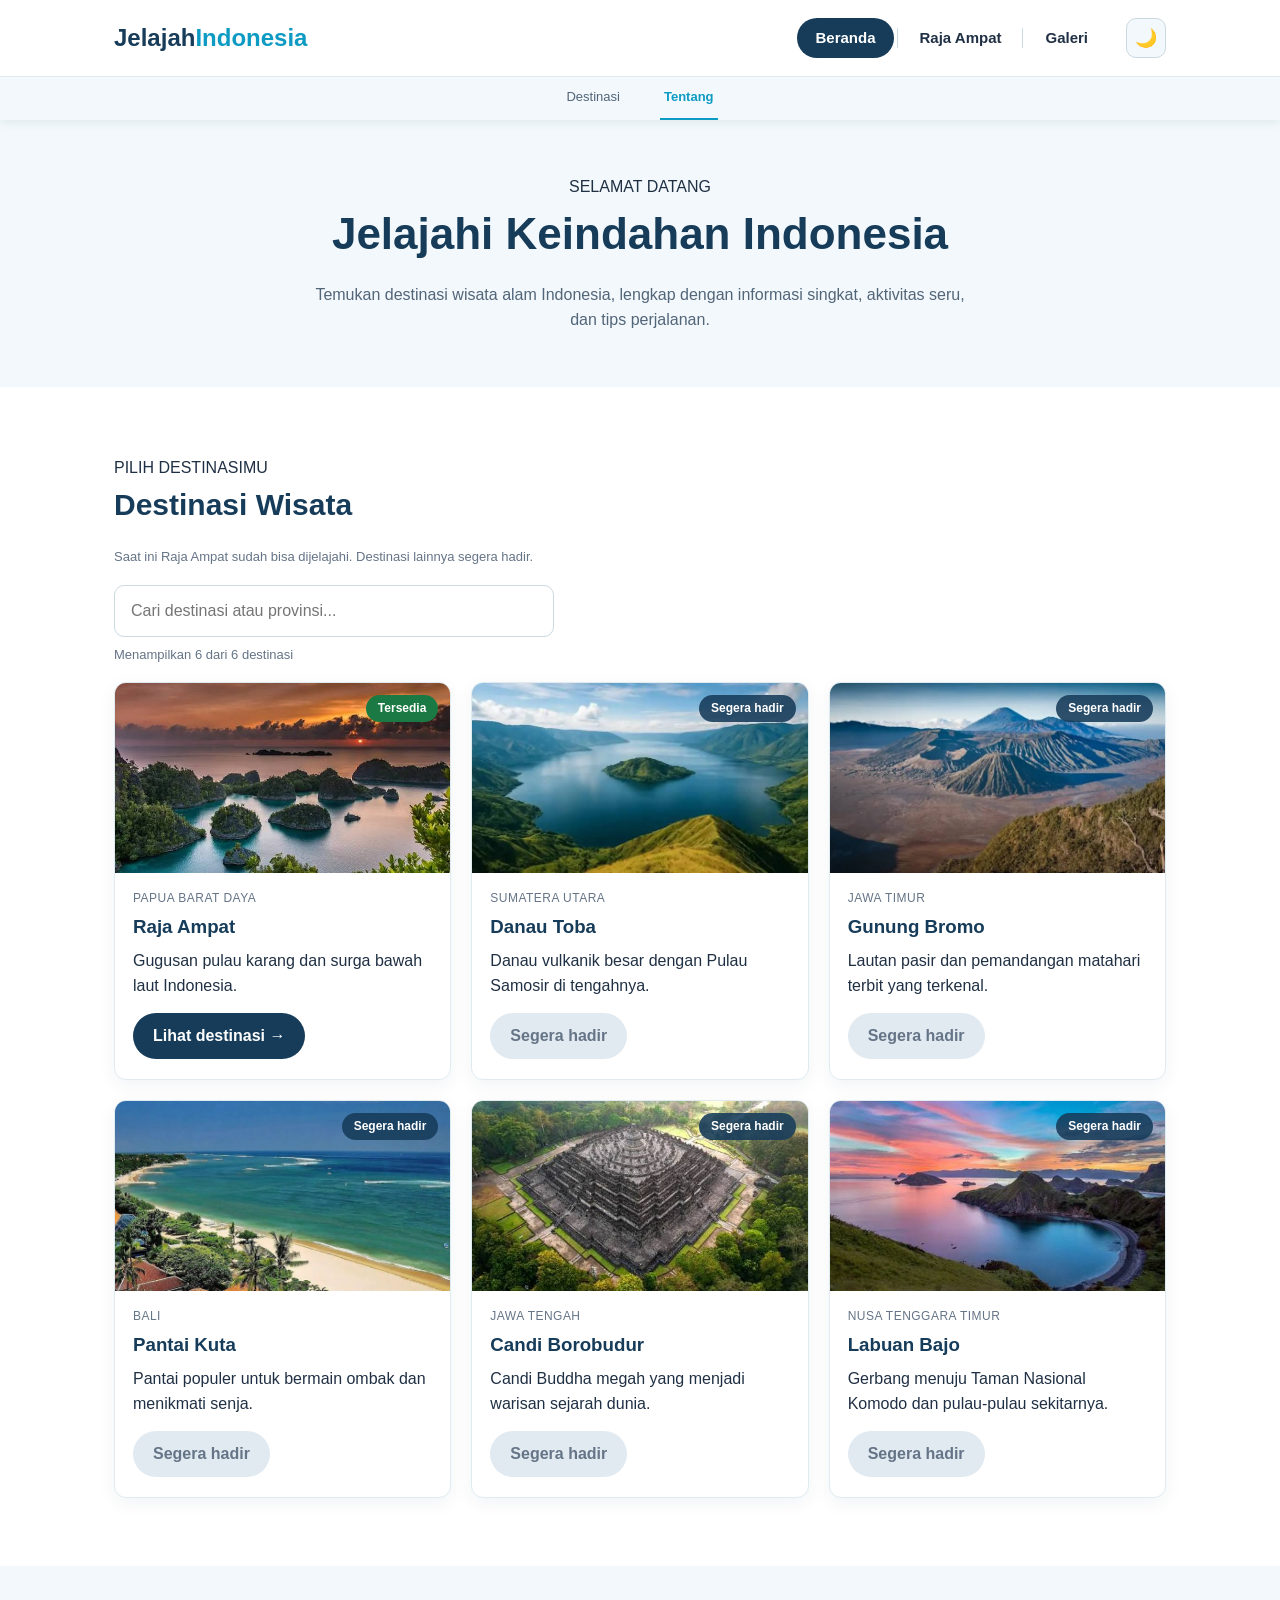
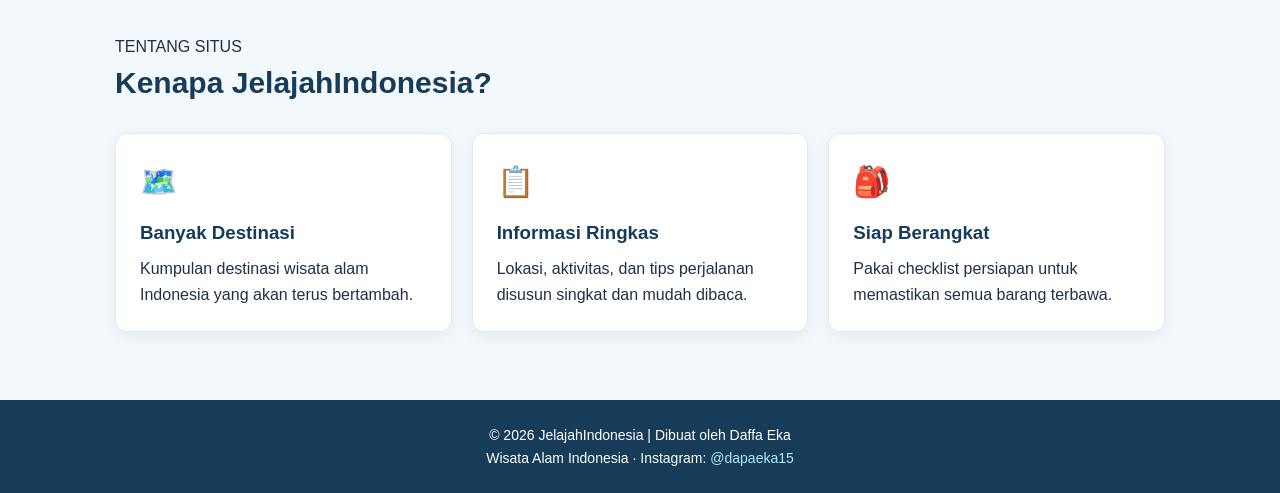
<file: Final_Project_Daffa_Raja_Ampat/index.html>
<!DOCTYPE html>
<html lang="id">
<head>
    <meta charset="UTF-8">
    <meta name="viewport" content="width=device-width, initial-scale=1.0">
    <meta name="description" content="JelajahIndonesia: kumpulan destinasi wisata alam Indonesia, dimulai dari Raja Ampat.">
    <link rel="icon" href="data:image/svg+xml,%3Csvg xmlns='http://www.w3.org/2000/svg' viewBox='0 0 100 100'%3E%3Ctext y='.9em' font-size='90'%3E🏝️%3C/text%3E%3C/svg%3E">
    <title>JelajahIndonesia | Wisata Alam Indonesia</title>
    <link rel="stylesheet" href="Source Code_Daffa.css">
</head>
<body>
    <header id="beranda" class="site-header">
        <nav class="navbar" aria-label="Navigasi utama">
            <h2><a href="index.html" class="brand">Jelajah<span>Indonesia</span></a></h2>
            <div class="nav-actions">
                <button type="button" id="theme-toggle" class="nav-btn" aria-label="Aktifkan mode malam">🌙</button>
                <button type="button" id="menu-toggle" class="nav-btn" aria-label="Buka menu navigasi" aria-expanded="false" aria-controls="nav-menu">☰</button>
            </div>
            <ul id="nav-menu">
                <li><a href="index.html" aria-current="page">Beranda</a></li>
                <li><a href="Source%20Code_Daffa.html">Raja Ampat</a></li>
                <li><a href="galeri.html">Galeri</a></li>
            </ul>
        </nav>
        <nav class="subnav" aria-label="Bagian di halaman Beranda">
            <ul>
                <li><a href="#destinasi">Destinasi</a></li>
                <li><a href="#tentang">Tentang</a></li>
            </ul>
        </nav>
    </header>

    <main>
        <section class="intro">
            <p class="eyebrow">SELAMAT DATANG</p>
            <h1>Jelajahi Keindahan Indonesia</h1>
            <p>Temukan destinasi wisata alam Indonesia, lengkap dengan informasi singkat, aktivitas seru, dan tips perjalanan.</p>        </section>

        <section class="section destinations" id="destinasi">
            <p class="eyebrow">PILIH DESTINASIMU</p>
            <h2>Destinasi Wisata</h2>
            <p class="note">Saat ini Raja Ampat sudah bisa dijelajahi. Destinasi lainnya segera hadir.</p>

            <form class="search-box" role="search" id="dest-search-form">
                <label for="dest-search" class="visually-hidden">Cari destinasi</label>
                <input type="search" id="dest-search" placeholder="Cari destinasi atau provinsi..." autocomplete="off">
            </form>
            <p id="dest-count" class="dest-count" role="status" aria-live="polite"></p>

            <div class="dest-grid" id="dest-grid">
                <article class="dest-card is-available">
                    <div class="dest-media" role="img" aria-label="Pemandangan Raja Ampat" style="--img: url('Raja Ampat.jpg')"></div>
                    <span class="dest-badge available">Tersedia</span>
                    <div class="dest-body">
                        <p class="dest-region">Papua Barat Daya</p>
                        <h3>Raja Ampat</h3>
                        <p>Gugusan pulau karang dan surga bawah laut Indonesia.</p>
                        <a class="dest-link" href="Source%20Code_Daffa.html">Lihat destinasi →</a>
                    </div>
                </article>

                <article class="dest-card is-soon">
                    <div class="dest-media" role="img" aria-label="Pemandangan Danau Toba" style="--img: url('Danau Toba.jpg')"></div>
                    <span class="dest-badge">Segera hadir</span>
                    <div class="dest-body">
                        <p class="dest-region">Sumatera Utara</p>
                        <h3>Danau Toba</h3>
                        <p>Danau vulkanik besar dengan Pulau Samosir di tengahnya.</p>
                        <button type="button" class="dest-link soon">Segera hadir</button>
                    </div>
                </article>

                <article class="dest-card is-soon">
                    <div class="dest-media" role="img" aria-label="Pemandangan Gunung Bromo" style="--img: url('Gunung Bromo.jpg')"></div>
                    <span class="dest-badge">Segera hadir</span>
                    <div class="dest-body">
                        <p class="dest-region">Jawa Timur</p>
                        <h3>Gunung Bromo</h3>
                        <p>Lautan pasir dan pemandangan matahari terbit yang terkenal.</p>
                        <button type="button" class="dest-link soon">Segera hadir</button>
                    </div>
                </article>

                <article class="dest-card is-soon">
                    <div class="dest-media" role="img" aria-label="Pemandangan Pantai Kuta" style="--img: url('Pantai Kuta.jpg')"></div>
                    <span class="dest-badge">Segera hadir</span>
                    <div class="dest-body">
                        <p class="dest-region">Bali</p>
                        <h3>Pantai Kuta</h3>
                        <p>Pantai populer untuk bermain ombak dan menikmati senja.</p>
                        <button type="button" class="dest-link soon">Segera hadir</button>
                    </div>
                </article>

                <article class="dest-card is-soon">
                    <div class="dest-media" role="img" aria-label="Candi Borobudur" style="--img: url('Candi Borobudur.jpg')"></div>
                    <span class="dest-badge">Segera hadir</span>
                    <div class="dest-body">
                        <p class="dest-region">Jawa Tengah</p>
                        <h3>Candi Borobudur</h3>
                        <p>Candi Buddha megah yang menjadi warisan sejarah dunia.</p>
                        <button type="button" class="dest-link soon">Segera hadir</button>
                    </div>
                </article>

                <article class="dest-card is-soon">
                    <div class="dest-media" role="img" aria-label="Pemandangan Labuan Bajo" style="--img: url('Labuan Bajo.jpg')"></div>
                    <span class="dest-badge">Segera hadir</span>
                    <div class="dest-body">
                        <p class="dest-region">Nusa Tenggara Timur</p>
                        <h3>Labuan Bajo</h3>
                        <p>Gerbang menuju Taman Nasional Komodo dan pulau-pulau sekitarnya.</p>
                        <button type="button" class="dest-link soon">Segera hadir</button>
                    </div>
                </article>
            </div>

            <p id="dest-empty" class="dest-empty" hidden>Destinasi tidak ditemukan. Coba kata kunci lain.</p>
        </section>

        <section class="section info about-site" id="tentang">
            <p class="eyebrow">TENTANG SITUS</p>
            <h2>Kenapa JelajahIndonesia?</h2>
            <div class="activity-grid">
                <article class="activity-card">
                    <div class="activity-icon">🗺️</div>
                    <h3>Banyak Destinasi</h3>
                    <p>Kumpulan destinasi wisata alam Indonesia yang akan terus bertambah.</p>
                </article>
                <article class="activity-card">
                    <div class="activity-icon">📋</div>
                    <h3>Informasi Ringkas</h3>
                    <p>Lokasi, aktivitas, dan tips perjalanan disusun singkat dan mudah dibaca.</p>
                </article>
                <article class="activity-card">
                    <div class="activity-icon">🎒</div>
                    <h3>Siap Berangkat</h3>
                    <p>Pakai checklist persiapan untuk memastikan semua barang terbawa.</p>
                </article>
            </div>
        </section>
    </main>

    <footer>
        <p>© 2026 JelajahIndonesia | Dibuat oleh Daffa Eka</p>
        <p>Wisata Alam Indonesia · Instagram:
            <a href="https://www.instagram.com/dapaeka15?utm_source=ig_web_button_share_sheet&vrfl=ZDNlZDc0MzIxNw==" target="_blank" rel="noopener noreferrer">@dapaeka15</a>
        </p>
    </footer>

    <div id="toast" class="toast" role="status" aria-live="polite" hidden></div>

    <script src="script.js"></script>
</body>
</html>
</file>
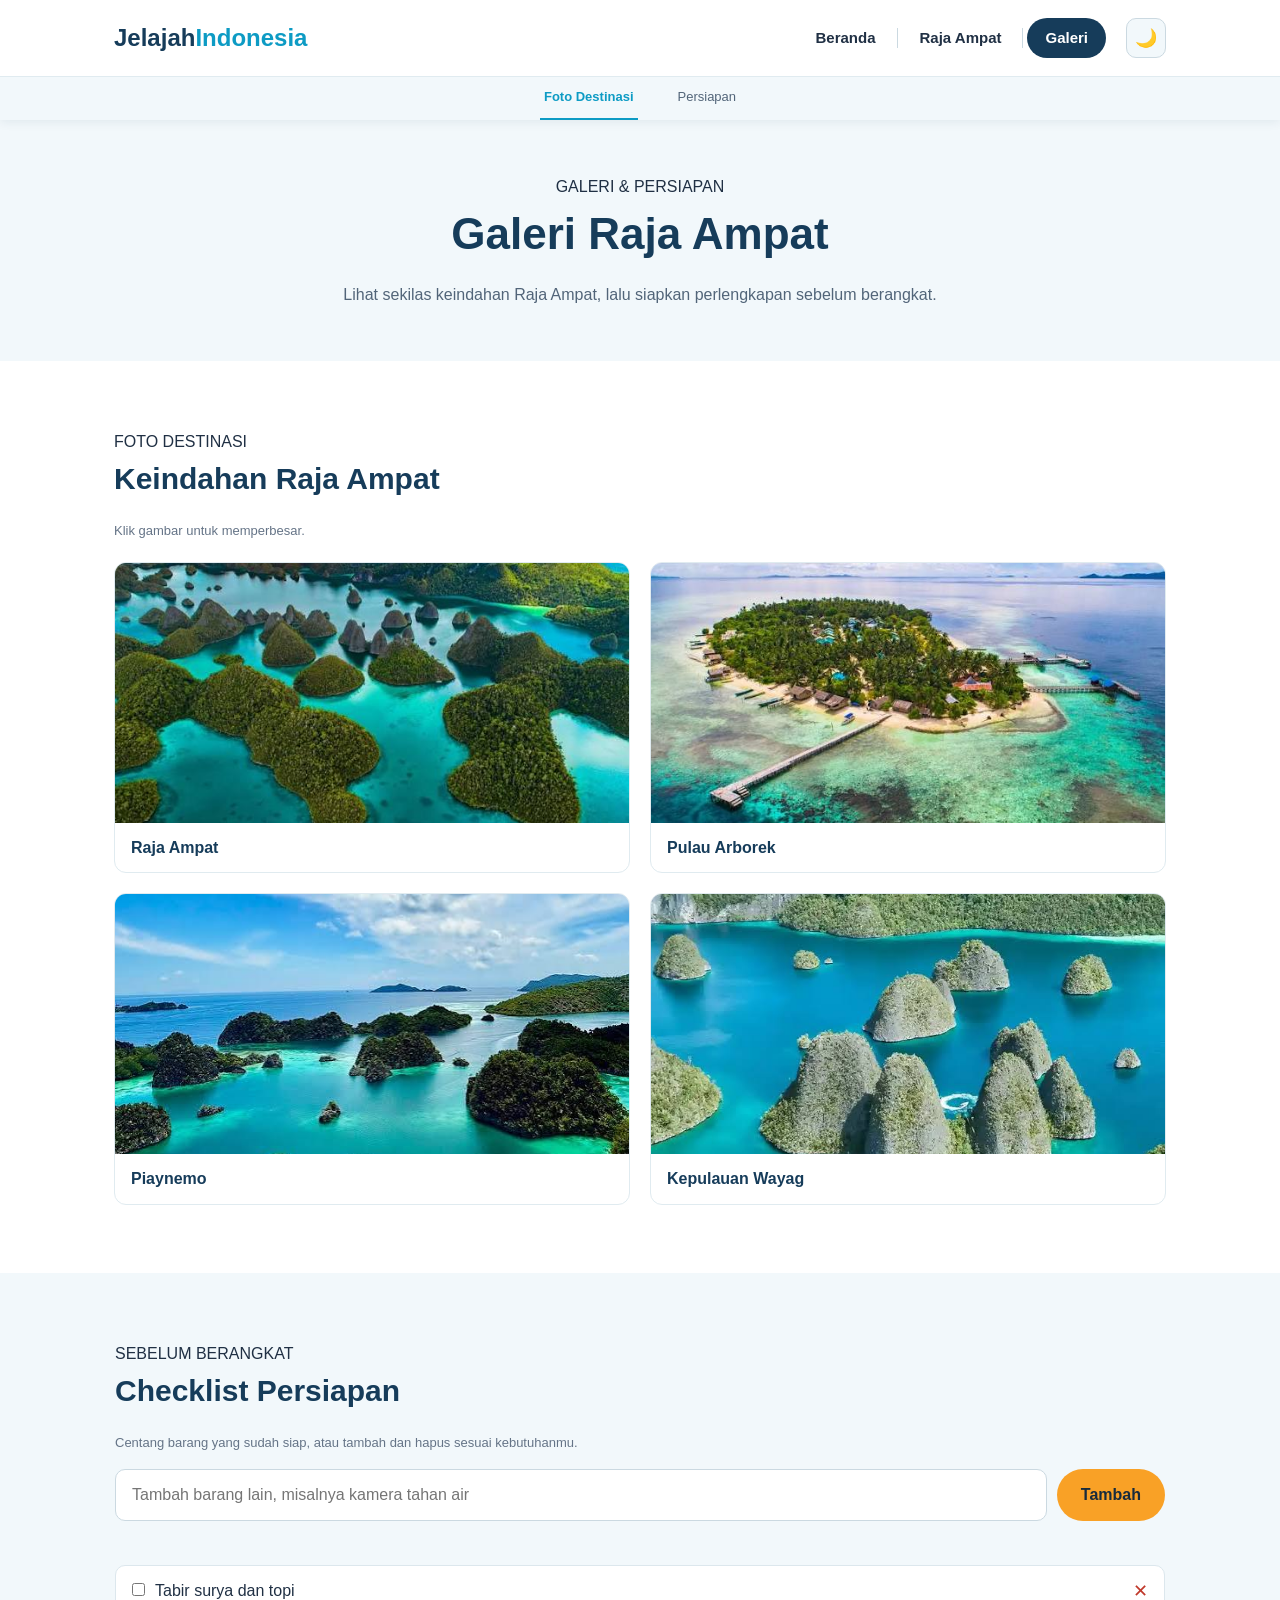
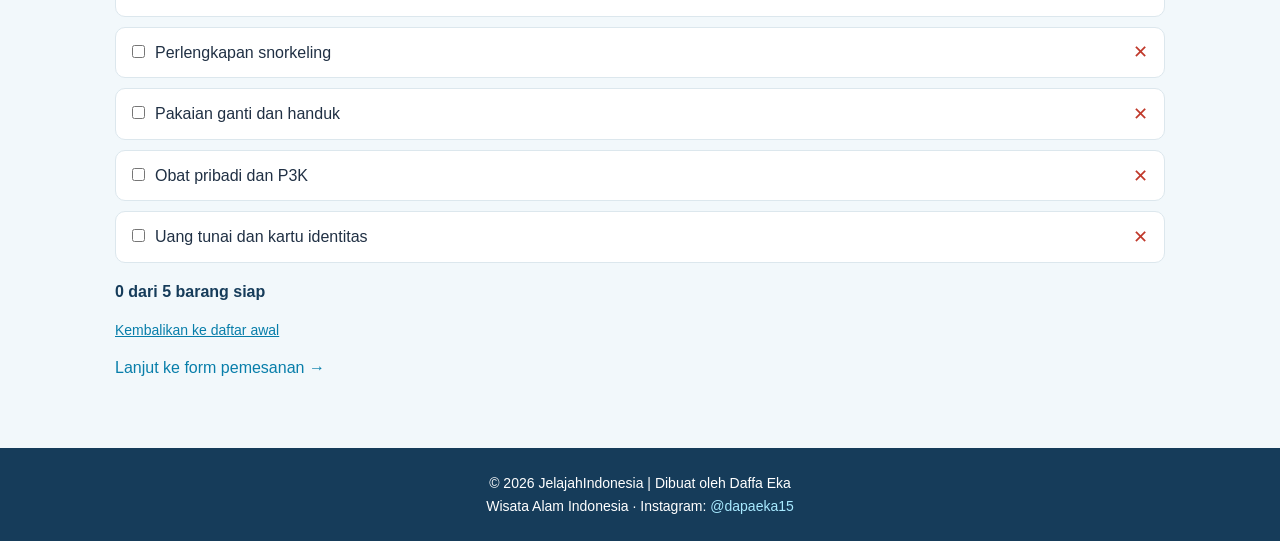
<file: Final_Project_Daffa_Raja_Ampat/galeri.html>
<!DOCTYPE html>
<html lang="id">
<head>
    <meta charset="UTF-8">
    <meta name="viewport" content="width=device-width, initial-scale=1.0">
    <meta name="description" content="Galeri foto Raja Ampat dan checklist persiapan sebelum berangkat.">
    <link rel="icon" href="data:image/svg+xml,%3Csvg xmlns='http://www.w3.org/2000/svg' viewBox='0 0 100 100'%3E%3Ctext y='.9em' font-size='90'%3E🏝️%3C/text%3E%3C/svg%3E">
    <title>Galeri | JelajahIndonesia Raja Ampat</title>
    <link rel="stylesheet" href="Source Code_Daffa.css">
</head>
<body>
    <header id="beranda" class="site-header">
        <nav class="navbar" aria-label="Navigasi utama">
            <h2><a href="index.html" class="brand">Jelajah<span>Indonesia</span></a></h2>
            <div class="nav-actions">
                <button type="button" id="theme-toggle" class="nav-btn" aria-label="Aktifkan mode malam">🌙</button>
                <button type="button" id="menu-toggle" class="nav-btn" aria-label="Buka menu navigasi" aria-expanded="false" aria-controls="nav-menu">☰</button>
            </div>
            <ul id="nav-menu">
                <li><a href="index.html">Beranda</a></li>
                <li><a href="Source%20Code_Daffa.html">Raja Ampat</a></li>
                <li><a href="galeri.html" aria-current="page">Galeri</a></li>
            </ul>
        </nav>
        <nav class="subnav" aria-label="Bagian di halaman Galeri">
            <ul>
                <li><a href="#galeri">Foto Destinasi</a></li>
                <li><a href="#persiapan">Persiapan</a></li>
            </ul>
        </nav>
    </header>

    <main>
        <section class="intro">
            <p class="eyebrow">GALERI &amp; PERSIAPAN</p>
            <h1>Galeri Raja Ampat</h1>
            <p>Lihat sekilas keindahan Raja Ampat, lalu siapkan perlengkapan sebelum berangkat.</p>
        </section>

        <section class="section gallery" id="galeri">
            <p class="eyebrow">FOTO DESTINASI</p>
            <h2>Keindahan Raja Ampat</h2>
            <p class="note">Klik gambar untuk memperbesar.</p>
            <div class="gallery-grid">
                <figure>
                    <img src="Galeri Raja Ampat.jpg" alt="Pemandangan laut biru dan pulau tropis">
                    <figcaption>Raja Ampat</figcaption>
                </figure>
                <figure>
                    <img src="Galeri Pulau Arborek.jpg" alt="Pemandangan bawah laut dengan ikan dan karang">
                    <figcaption>Pulau Arborek</figcaption>
                </figure>
                <figure>
                    <img src="Galeri Pulau Piaynemo.jpg" alt="Pantai tropis dengan air laut biru">
                    <figcaption>Piaynemo</figcaption>
                </figure>
                <figure>
                    <img src="Galeri Pulau Wayag.jpg" alt="Terumbu karang dan kehidupan laut">
                    <figcaption>Kepulauan Wayag</figcaption>
                </figure>
            </div>
        </section>

        <section class="section info checklist-section" id="persiapan">
            <p class="eyebrow">SEBELUM BERANGKAT</p>
            <h2>Checklist Persiapan</h2>
            <p class="note">Centang barang yang sudah siap, atau tambah dan hapus sesuai kebutuhanmu.</p>
            <form id="checklist-form" class="checklist-form">
                <label for="checklist-input" class="visually-hidden">Tambah barang persiapan</label>
                <input type="text" id="checklist-input" placeholder="Tambah barang lain, misalnya kamera tahan air" maxlength="60" autocomplete="off">
                <button type="submit">Tambah</button>
            </form>
            <p id="checklist-message" class="checklist-message" role="status" aria-live="polite"></p>
            <ul class="checklist" id="checklist">
                <li><label><input type="checkbox"> Tabir surya dan topi</label></li>
                <li><label><input type="checkbox"> Perlengkapan snorkeling</label></li>
                <li><label><input type="checkbox"> Pakaian ganti dan handuk</label></li>
                <li><label><input type="checkbox"> Obat pribadi dan P3K</label></li>
                <li><label><input type="checkbox"> Uang tunai dan kartu identitas</label></li>
            </ul>
            <p id="checklist-progress" class="checklist-progress" role="status" aria-live="polite">0 dari 5 barang siap</p>
            <button type="button" id="checklist-reset" class="checklist-reset">Kembalikan ke daftar awal</button>
            <a href="Source%20Code_Daffa.html#pemesanan">Lanjut ke form pemesanan →</a>
        </section>
    </main>

    <footer>
        <p>© 2026 JelajahIndonesia | Dibuat oleh Daffa Eka</p>
        <p>Wisata Alam Indonesia · Instagram:
            <a href="https://www.instagram.com/dapaeka15?utm_source=ig_web_button_share_sheet&vrfl=ZDNlZDc0MzIxNw==" target="_blank" rel="noopener noreferrer">@dapaeka15</a>
        </p>
    </footer>

    <script src="script.js"></script>
</body>
</html>
</file>
<file: Final_Project_Daffa_Raja_Ampat/Source Code_Daffa.css>
* {
    margin: 0;
    padding: 0;
    box-sizing: border-box;
}

html {
    scroll-behavior: smooth;
    scroll-padding-top: 140px;
}

body {
    font-family: Arial, Helvetica, sans-serif;
    color: #203044;
    background: #ffffff;
    line-height: 1.6;
}

a {
    color: #087eaa;
    text-decoration: none;
}

a:hover {
    text-decoration: underline;
}

.site-header {
    position: sticky;
    top: 0;
    z-index: 1000;
    background: #ffffff;
    box-shadow: 0 2px 10px rgba(18, 55, 78, 0.08);
}

.navbar {
    max-width: 1100px;
    margin: auto;
    padding: 18px 24px;
    display: flex;
    align-items: center;
    justify-content: space-between;
    gap: 20px;
}

.navbar h2 {
    color: #163c5a;
    font-size: 24px;
}

.navbar h2 span {
    color: #0d9bc4;
}

.navbar ul {
    display: flex;
    gap: 24px;
    list-style: none;
}

.navbar li a {
    color: #203044;
    font-weight: bold;
    font-size: 14px;
}


.intro {
    text-align: center;
    background: #f2f8fb;
    padding: 54px 24px;
}

.intro h1 {
    color: #163c5a;
    font-size: clamp(30px, 5vw, 44px);
    margin-bottom: 12px;
}

.intro > p:last-child {
    max-width: 650px;
    margin: 0 auto;
    color: #526579;
}

.section {
    max-width: 1100px;
    margin: auto;
    padding: 68px 24px;
}

.section h2 {
    color: #163c5a;
    font-size: 30px;
    margin-bottom: 18px;
}

.about {
    display: grid;
    grid-template-columns: 1fr 1fr;
    align-items: center;
    gap: 40px;
}

.about p {
    margin-bottom: 14px;
}

.about img {
    width: 100%;
    height: 300px;
    object-fit: cover;
    border-radius: 14px;
}

.info {
    background: #f2f8fb;
    max-width: none;
    padding-left: max(24px, calc((100% - 1050px) / 2));
    padding-right: max(24px, calc((100% - 1050px) / 2));
}

.table-wrap {
    overflow-x: auto;
}

table {
    width: 100%;
    border-collapse: collapse;
    background: white;
    margin: 12px 0;
}

th,
td {
    padding: 14px 16px;
    border: 1px solid #dce7ed;
    text-align: left;
}

th {
    background: #163c5a;
    color: white;
}

.note {
    font-size: 13px;
    color: #657487;
    margin: 8px 0 14px;
}

.activity-grid,
.recommend-grid {
    display: grid;
    grid-template-columns: repeat(3, 1fr);
    gap: 20px;
    margin-top: 26px;
}

.activity-card {
    padding: 24px;
    border: 1px solid #e0ebf0;
    border-radius: 12px;
    background: white;
    box-shadow: 0 5px 18px rgba(18, 55, 78, 0.06);
}

.activity-icon {
    font-size: 30px;
    margin-bottom: 12px;
}

.activity-card h3,
.recommend-grid h3 {
    color: #163c5a;
    margin-bottom: 8px;
}

.list-heading {
    margin: 28px 0 10px;
}

.activities ol {
    padding-left: 22px;
}

.recommendations {
    background: #ffffff;
    max-width: none;
    padding-left: max(24px, calc((100% - 1050px) / 2));
    padding-right: max(24px, calc((100% - 1050px) / 2));
}

.recommend-grid article {
    background: white;
    border-radius: 12px;
    overflow: hidden;
    padding-bottom: 18px;
}

.recommend-grid img {
    width: 100%;
    height: 170px;
    object-fit: cover;
    display: block;
    margin-bottom: 14px;
}

.recommend-grid h3,
.recommend-grid p {
    margin-left: 16px;
    margin-right: 16px;
}

footer {
    background: #163c5a;
    color: white;
    text-align: center;
    padding: 24px;
    font-size: 14px;
}

footer a {
    color: #a8eaff;
}

/* HP */
@media (max-width: 700px) {
    .navbar {
        flex-direction: column;
    }

    .navbar ul {
        flex-wrap: wrap;
        justify-content: center;
        gap: 12px 18px;
    }

    .hero {
        min-height: 390px;
        padding: 45px 24px;
    }

    .about,
    .contact {
        grid-template-columns: 1fr;
    }

    .activity-grid,
    .recommend-grid {
        grid-template-columns: 1fr;
    }

    .section {
        padding-top: 48px;
        padding-bottom: 48px;
    }

    .section h2 {
        font-size: 26px;
    }
}



.booking {
    display: block;
    max-width: none;
    margin: 0 auto;
    padding: 54px max(24px, calc((100% - 820px) / 2)) 64px;
    background: #f2f8fb;
}

.booking h2 {
    display: inline-block;
    color: #064b68;
    font-size: 36px;
    line-height: 1.3;
    margin-bottom: 22px;
    padding-bottom: 16px;
    border-bottom: 3px solid #ff9f1c;
}

.booking-description {
    margin-bottom: 22px;
    color: #203044;
}

.booking form {
    display: flex;
    flex-direction: column;
    gap: 8px;
}

.booking label {
    font-weight: bold;
    margin-top: 2px;
}

.booking input,
.booking textarea {
    width: 100%;
    padding: 15px 17px;
    border: 1px solid #cbd9e1;
    border-radius: 10px;
    font: inherit;
    font-size: 17px;
    margin-bottom: 16px;
    background: #ffffff;
    color: #203044;
}

.booking textarea {
    resize: vertical;
    min-height: 150px;
}

.booking input:focus,
.booking textarea:focus {
    outline: 2px solid #ffe0ad;
    border-color: #ff9f1c;
}

.booking button {
    align-self: flex-start;
    background: #f9a126;
    color: #172b3d;
    padding: 13px 35px;
    border: none;
    border-radius: 28px;
    font: inherit;
    font-weight: bold;
    cursor: pointer;
}

.booking button:hover {
    background: #ed9010;
}

@media (max-width: 700px) {
    .booking {
        padding: 42px 24px;
    }

    .booking h2 {
        font-size: 28px;
    }
}


/* ===== Tambahan Final Project ===== */

/* Tombol di navbar (mode malam & menu) */
.nav-actions {
    display: flex;
    gap: 8px;
    order: 3;
}

/* Navbar utama: pindah halaman (Beranda / Galeri) */
.navbar ul {
    order: 2;
    margin-left: auto;
    gap: 8px;
}

.navbar li a {
    display: inline-block;
    padding: 8px 18px;
    border-radius: 999px;
    font-size: 15px;
}

.navbar li a:hover {
    background: #e1eff6;
    text-decoration: none;
}

.navbar li a[aria-current="page"] {
    background: #163c5a;
    color: #ffffff;
}

/* Sub navbar: pindah bagian di dalam halaman yang sedang dibuka */
.subnav {
    background: #f2f8fb;
    border-top: 1px solid #e0ebf0;
}

.subnav ul {
    max-width: 1100px;
    margin: auto;
    padding: 0 24px;
    display: flex;
    gap: 24px;
    list-style: none;
    overflow-x: auto;
    white-space: nowrap;
}

.subnav li a {
    display: block;
    padding: 9px 2px;
    font-size: 13px;
    font-weight: normal;
    color: #526579;
    border-bottom: 2px solid transparent;
}

.subnav li a:hover {
    color: #0d9bc4;
    text-decoration: none;
}

.subnav li a.active {
    color: #0d9bc4;
    font-weight: bold;
    border-bottom-color: #0d9bc4;
}

/* Sub navbar rata tengah di layar lebar (di HP tetap bisa digeser) */
@media (min-width: 701px) {
    .subnav ul {
        justify-content: center;
        gap: 36px;
    }

    .subnav li a {
        padding: 10px 4px;
    }
}

.nav-btn {
    background: #f2f8fb;
    color: #163c5a;
    border: 1px solid #cbd9e1;
    border-radius: 10px;
    width: 40px;
    height: 40px;
    font-size: 18px;
    cursor: pointer;
}

.nav-btn:hover {
    background: #e1eff6;
}

#menu-toggle {
    display: none;
}

.navbar li a.active {
    color: #0d9bc4;
    border-bottom: 2px solid #0d9bc4;
    padding-bottom: 2px;
}

/* Pesan status form */
.form-status {
    min-height: 24px;
    font-weight: bold;
}

.form-status.success {
    color: #1b7a43;
}

.form-status.error {
    color: #c0392b;
}

/* Halaman galeri */
.gallery-grid {
    display: grid;
    grid-template-columns: repeat(2, 1fr);
    gap: 20px;
    margin-top: 20px;
}

.gallery-grid figure {
    background: white;
    border: 1px solid #e0ebf0;
    border-radius: 12px;
    overflow: hidden;
}

.gallery-grid img {
    width: 100%;
    height: 260px;
    object-fit: cover;
    display: block;
    cursor: zoom-in;
}

.gallery-grid figcaption {
    padding: 12px 16px;
    font-weight: bold;
    color: #163c5a;
}

/* Lightbox */
.lightbox {
    position: fixed;
    inset: 0;
    z-index: 2000;
    background: rgba(8, 20, 30, 0.88);
    display: flex;
    flex-direction: column;
    align-items: center;
    justify-content: center;
    gap: 12px;
    padding: 24px;
}

.lightbox[hidden] {
    display: none;
}

.lightbox-stage {
    width: min(100%, 1100px);
    height: 66vh;
    display: flex;
    align-items: center;
    justify-content: center;
    overflow: hidden;
    border-radius: 12px;
    touch-action: none;
}

.lightbox-stage img {
    max-width: 100%;
    max-height: 100%;
    border-radius: 12px;
    transform-origin: center;
    transition: transform 0.15s ease-out;
    cursor: zoom-in;
    user-select: none;
    -webkit-user-drag: none;
}

.lightbox-stage.zoomed img {
    cursor: grab;
}

.lightbox-stage.dragging img {
    transition: none;
    cursor: grabbing;
}

.lightbox p {
    color: white;
    font-weight: bold;
}

.lightbox .lightbox-hint {
    font-size: 12px;
    font-weight: normal;
    opacity: 0.75;
    text-align: center;
}

.lightbox-toolbar {
    display: flex;
    align-items: center;
    gap: 8px;
}

.lightbox-toolbar button {
    min-width: 40px;
    height: 40px;
    padding: 0 14px;
    border: none;
    border-radius: 999px;
    background: white;
    color: #163c5a;
    font: inherit;
    font-size: 20px;
    font-weight: bold;
    cursor: pointer;
}

.lightbox-toolbar button.lightbox-reset {
    font-size: 14px;
}

.lightbox-toolbar button:hover:not(:disabled) {
    background: #cfeaf5;
}

.lightbox-toolbar button:disabled {
    opacity: 0.4;
    cursor: not-allowed;
}

.lightbox-zoom-label {
    min-width: 56px;
    text-align: center;
    color: white;
    font-size: 14px;
    font-weight: bold;
}

.lightbox-close {
    position: absolute;
    top: 16px;
    right: 16px;
    width: 42px;
    height: 42px;
    border: none;
    border-radius: 50%;
    background: white;
    color: #163c5a;
    font-size: 18px;
    cursor: pointer;
}

body.no-scroll {
    overflow: hidden;
}

/* Checklist persiapan */
.checklist {
    list-style: none;
    margin: 16px 0;
}

.checklist li {
    background: white;
    border: 1px solid #dce7ed;
    border-radius: 10px;
    margin-bottom: 10px;
    display: flex;
    align-items: center;
}

.checklist label {
    display: block;
    flex: 1;
    padding: 12px 16px;
    cursor: pointer;
}

.checklist-remove {
    background: none;
    border: none;
    color: #c0392b;
    font-size: 18px;
    padding: 12px 16px;
    cursor: pointer;
}

.checklist-remove:hover {
    color: #8e2418;
}

.checklist-form {
    display: flex;
    gap: 10px;
    margin: 16px 0 6px;
}

.checklist-form input {
    flex: 1;
    min-width: 0;
    padding: 12px 16px;
    border: 1px solid #cbd9e1;
    border-radius: 10px;
    font: inherit;
    background: #ffffff;
    color: #203044;
}

.checklist-form input:focus {
    outline: 2px solid #ffe0ad;
    border-color: #ff9f1c;
}

.checklist-form button {
    background: #f9a126;
    color: #172b3d;
    padding: 12px 24px;
    border: none;
    border-radius: 28px;
    font: inherit;
    font-weight: bold;
    cursor: pointer;
}

.checklist-form button:hover {
    background: #ed9010;
}

.checklist-message {
    min-height: 22px;
    font-size: 13px;
    color: #657487;
    margin-bottom: 6px;
}

.checklist-reset {
    background: none;
    border: none;
    color: #087eaa;
    font: inherit;
    font-size: 14px;
    text-decoration: underline;
    cursor: pointer;
    margin-bottom: 14px;
    display: block;
}

.visually-hidden {
    position: absolute;
    width: 1px;
    height: 1px;
    overflow: hidden;
    clip: rect(0 0 0 0);
    white-space: nowrap;
}

.checklist input {
    margin-right: 10px;
}

.checklist li.checked label {
    text-decoration: line-through;
    color: #657487;
}

.checklist-progress {
    font-weight: bold;
    color: #163c5a;
    margin-bottom: 14px;
}

/* Tablet */
@media (min-width: 701px) and (max-width: 960px) {
    .activity-grid,
    .recommend-grid {
        grid-template-columns: repeat(2, 1fr);
    }

    .navbar ul {
        gap: 14px;
    }
}

/* HP: menu hamburger */
@media (max-width: 700px) {
    .navbar {
        flex-direction: row;
        flex-wrap: wrap;
    }

    #menu-toggle {
        display: inline-block;
    }

    .nav-actions {
        order: 2;
        margin-left: auto;
    }

    .navbar ul {
        display: none;
        order: 3;
        margin-left: 0;
        width: 100%;
        flex-direction: column;
        align-items: stretch;
        gap: 6px;
        padding-top: 8px;
    }

    .navbar li a {
        display: block;
    }

    .subnav ul {
        gap: 18px;
        padding: 0 16px;
    }

    .navbar ul.open {
        display: flex;
    }

    .gallery-grid {
        grid-template-columns: 1fr;
    }

    .gallery-grid img {
        height: 220px;
    }
}

/* ===== Mode malam ===== */
body,
.site-header,
.intro,
.info,
.booking,
.recommendations,
.activity-card,
.recommend-grid article,
table,
.booking input,
.booking textarea {
    transition: background 0.3s, color 0.3s, border-color 0.3s;
}

body.dark {
    background: #0f1b26;
    color: #dce7ed;
}

body.dark a {
    color: #5cc8ea;
}

body.dark .site-header {
    background: #14232f;
    box-shadow: 0 2px 10px rgba(0, 0, 0, 0.4);
}

body.dark .navbar h2,
body.dark .intro h1,
body.dark .section h2,
body.dark .activity-card h3,
body.dark .recommend-grid h3,
body.dark .list-heading,
body.dark .checklist-progress,
body.dark .gallery-grid figcaption {
    color: #e6f3fa;
}

body.dark .navbar h2 span {
    color: #5cc8ea;
}

body.dark .navbar li a {
    color: #dce7ed;
}

body.dark .navbar li a:hover {
    background: #1d3344;
}

body.dark .navbar li a[aria-current="page"] {
    background: #5cc8ea;
    color: #0f1b26;
}

body.dark .subnav {
    background: #101f2b;
    border-top-color: #2c475c;
}

body.dark .subnav li a {
    color: #9fb3c4;
}

body.dark .subnav li a:hover,
body.dark .subnav li a.active {
    color: #5cc8ea;
}

body.dark .subnav li a.active {
    border-bottom-color: #5cc8ea;
}

body.dark .nav-btn {
    background: #1d3344;
    color: #e6f3fa;
    border-color: #2c475c;
}

body.dark .intro,
body.dark .info,
body.dark .booking {
    background: #14232f;
}

body.dark .intro > p:last-child,
body.dark .note {
    color: #9fb3c4;
}

body.dark .recommendations {
    background: #0f1b26;
}

body.dark .booking h2 {
    color: #e6f3fa;
}

body.dark .booking-description {
    color: #dce7ed;
}

body.dark table,
body.dark .activity-card,
body.dark .recommend-grid article,
body.dark .gallery-grid figure,
body.dark .checklist li {
    background: #1a2c3a;
    border-color: #2c475c;
}

body.dark th {
    background: #0e3a57;
}

body.dark th,
body.dark td {
    border-color: #2c475c;
}

body.dark .booking input,
body.dark .booking textarea {
    background: #0f1b26;
    color: #dce7ed;
    border-color: #2c475c;
}

body.dark .checklist li.checked label {
    color: #8aa0b2;
}

body.dark .checklist-form input {
    background: #0f1b26;
    color: #dce7ed;
    border-color: #2c475c;
}

body.dark .checklist-remove {
    color: #ff8a7a;
}

body.dark .checklist-message {
    color: #9fb3c4;
}

body.dark .checklist-reset {
    color: #5cc8ea;
}

body.dark .form-status.success {
    color: #6fdc9a;
}

body.dark .form-status.error {
    color: #ff8a7a;
}

body.dark footer {
    background: #0a1620;
}


/* ===== Halaman utama (daftar destinasi) ===== */

.navbar .brand {
    color: inherit;
}

.navbar .brand:hover {
    text-decoration: none;
}

.hero-cta {
    padding-top: 20px;
}

.btn-primary {
    display: inline-block;
    background: #f9a126;
    color: #172b3d;
    padding: 12px 28px;
    border-radius: 28px;
    font-weight: bold;
}

.btn-primary:hover {
    background: #ed9010;
    text-decoration: none;
}

.search-box {
    margin: 18px 0 8px;
}

.search-box input {
    width: 100%;
    max-width: 440px;
    padding: 12px 16px;
    border: 1px solid #cbd9e1;
    border-radius: 10px;
    font: inherit;
    background: #ffffff;
    color: #203044;
}

.search-box input:focus {
    outline: 2px solid #ffe0ad;
    border-color: #ff9f1c;
}

.dest-count {
    font-size: 13px;
    color: #657487;
    margin-bottom: 6px;
}

.dest-grid {
    display: grid;
    grid-template-columns: repeat(3, 1fr);
    gap: 20px;
    margin-top: 16px;
}

.dest-card {
    position: relative;
    display: flex;
    flex-direction: column;
    background: white;
    border: 1px solid #e0ebf0;
    border-radius: 12px;
    overflow: hidden;
    box-shadow: 0 5px 18px rgba(18, 55, 78, 0.06);
    transition: box-shadow 0.2s;
}

.dest-card[hidden] {
    display: none;
}

.dest-card:hover {
    box-shadow: 0 8px 24px rgba(18, 55, 78, 0.16);
}

/* Jika file foto belum ada, yang tampil adalah warna gradasi */
.dest-media {
    height: 190px;
    background-image: var(--img, none), linear-gradient(135deg, #0d9bc4, #163c5a);
    background-size: cover;
    background-position: center;
    display: flex;
    align-items: center;
    justify-content: center;
}

.dest-badge {
    position: absolute;
    top: 12px;
    right: 12px;
    background: rgba(22, 60, 90, 0.88);
    color: white;
    font-size: 12px;
    font-weight: bold;
    padding: 4px 12px;
    border-radius: 999px;
}

.dest-badge.available {
    background: #1b7a43;
}

.dest-body {
    padding: 16px 18px 20px;
    display: flex;
    flex-direction: column;
    flex: 1;
}

.dest-region {
    font-size: 12px;
    color: #657487;
    text-transform: uppercase;
    letter-spacing: 0.04em;
}

.dest-body h3 {
    color: #163c5a;
    margin: 4px 0 6px;
}

.dest-body p:not(.dest-region) {
    flex: 1;
    margin-bottom: 14px;
}

.dest-link {
    align-self: flex-start;
    display: inline-block;
    background: #163c5a;
    color: #ffffff;
    padding: 10px 20px;
    border: none;
    border-radius: 24px;
    font: inherit;
    font-weight: bold;
    cursor: pointer;
}

.dest-link:hover {
    background: #0f2b42;
    text-decoration: none;
}

.dest-link.soon {
    background: #e1eaf0;
    color: #657487;
}

.dest-link.soon:hover {
    background: #d3dfe8;
}

.dest-empty {
    margin-top: 20px;
    font-weight: bold;
    color: #657487;
}

.dest-empty[hidden] {
    display: none;
}

/* Pesan kecil (toast) */
.toast {
    position: fixed;
    left: 50%;
    bottom: 28px;
    transform: translateX(-50%);
    z-index: 1500;
    max-width: calc(100% - 32px);
    background: #163c5a;
    color: white;
    padding: 12px 22px;
    border-radius: 12px;
    box-shadow: 0 8px 24px rgba(0, 0, 0, 0.25);
    text-align: center;
}

.toast[hidden] {
    display: none;
}

/* Tombol kembali ke atas */
.back-to-top {
    position: fixed;
    right: 20px;
    bottom: 20px;
    z-index: 1400;
    width: 46px;
    height: 46px;
    border: none;
    border-radius: 50%;
    background: #163c5a;
    color: white;
    font-size: 20px;
    cursor: pointer;
    box-shadow: 0 6px 16px rgba(0, 0, 0, 0.25);
}

.back-to-top[hidden] {
    display: none;
}

/* Animasi muncul saat di-scroll (hanya aktif jika JS jalan) */
.js .reveal {
    opacity: 0;
    transform: translateY(18px);
    transition: opacity 0.5s ease, transform 0.5s ease;
}

.js .reveal.visible {
    opacity: 1;
    transform: none;
}

@media (prefers-reduced-motion: reduce) {
    .js .reveal {
        opacity: 1;
        transform: none;
        transition: none;
    }

    html {
        scroll-behavior: auto;
    }
}

@media (min-width: 701px) and (max-width: 960px) {
    .dest-grid {
        grid-template-columns: repeat(2, 1fr);
    }
}

@media (max-width: 700px) {
    .dest-grid {
        grid-template-columns: 1fr;
    }

    .dest-media {
        height: 170px;
    }
}

/* Mode malam untuk bagian baru */
body.dark .btn-primary,
body.dark .dest-link.soon:hover {
    color: #172b3d;
}

body.dark .search-box input {
    background: #0f1b26;
    color: #dce7ed;
    border-color: #2c475c;
}

body.dark .dest-count,
body.dark .dest-region,
body.dark .dest-empty {
    color: #9fb3c4;
}

body.dark .dest-card {
    background: #1a2c3a;
    border-color: #2c475c;
}

body.dark .dest-body h3 {
    color: #e6f3fa;
}

body.dark .dest-link {
    background: #5cc8ea;
    color: #0f1b26;
}

body.dark .dest-link:hover {
    background: #8bdaf2;
}

body.dark .dest-link.soon {
    background: #2c475c;
    color: #c5d4e0;
}

body.dark .dest-link.soon:hover {
    background: #3a5a73;
    color: #ffffff;
}

body.dark .toast {
    background: #5cc8ea;
    color: #0f1b26;
}

body.dark .back-to-top {
    background: #5cc8ea;
    color: #0f1b26;
}


/* Garis pemisah tipis antar menu di navbar utama */
.navbar li + li {
    position: relative;
}

.navbar li + li::before {
    content: "";
    position: absolute;
    left: -5px;
    top: 25%;
    height: 50%;
    width: 1px;
    background: #cbd9e1;
}

body.dark .navbar li + li::before {
    background: #2c475c;
}

@media (max-width: 700px) {
    /* Menu hamburger berupa daftar vertikal: pemisah jadi garis horizontal */
    .navbar li + li::before {
        left: 12px;
        right: 12px;
        top: -4px;
        height: 1px;
        width: auto;
    }
}
</file>
